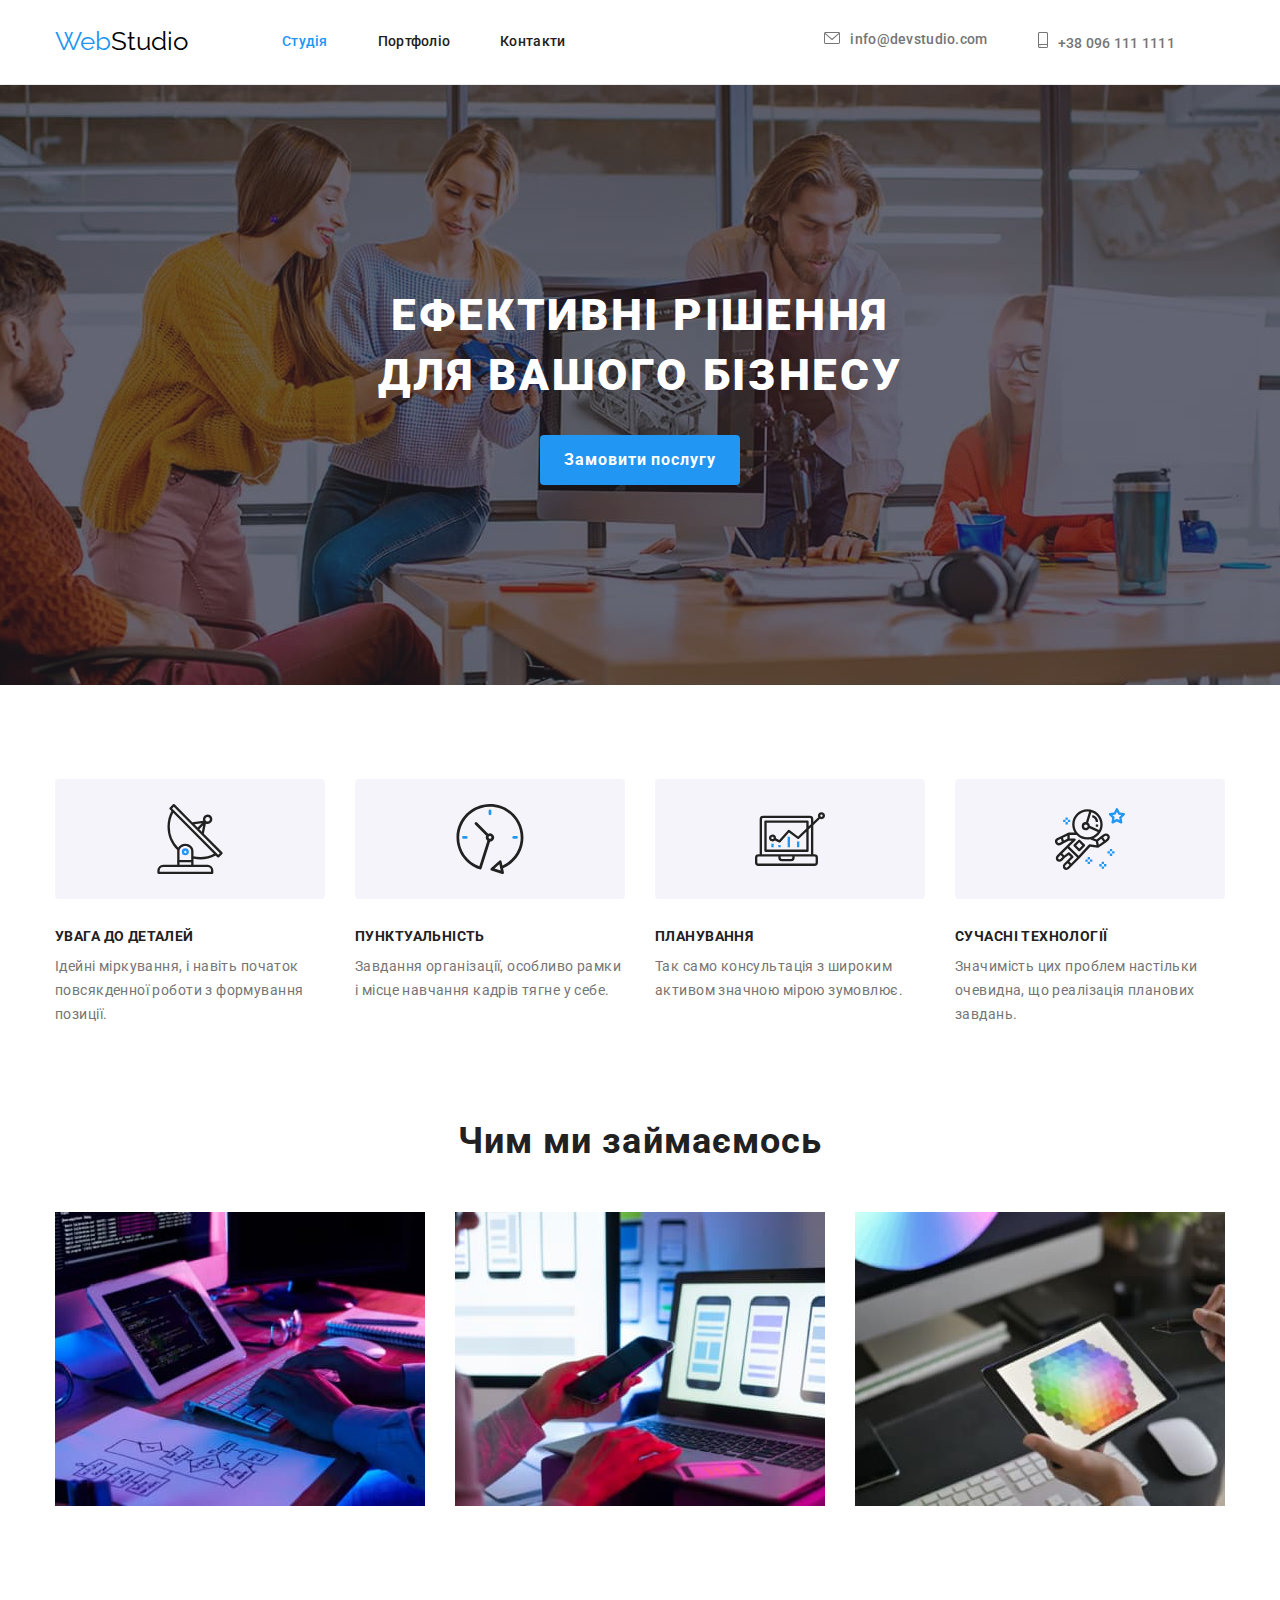
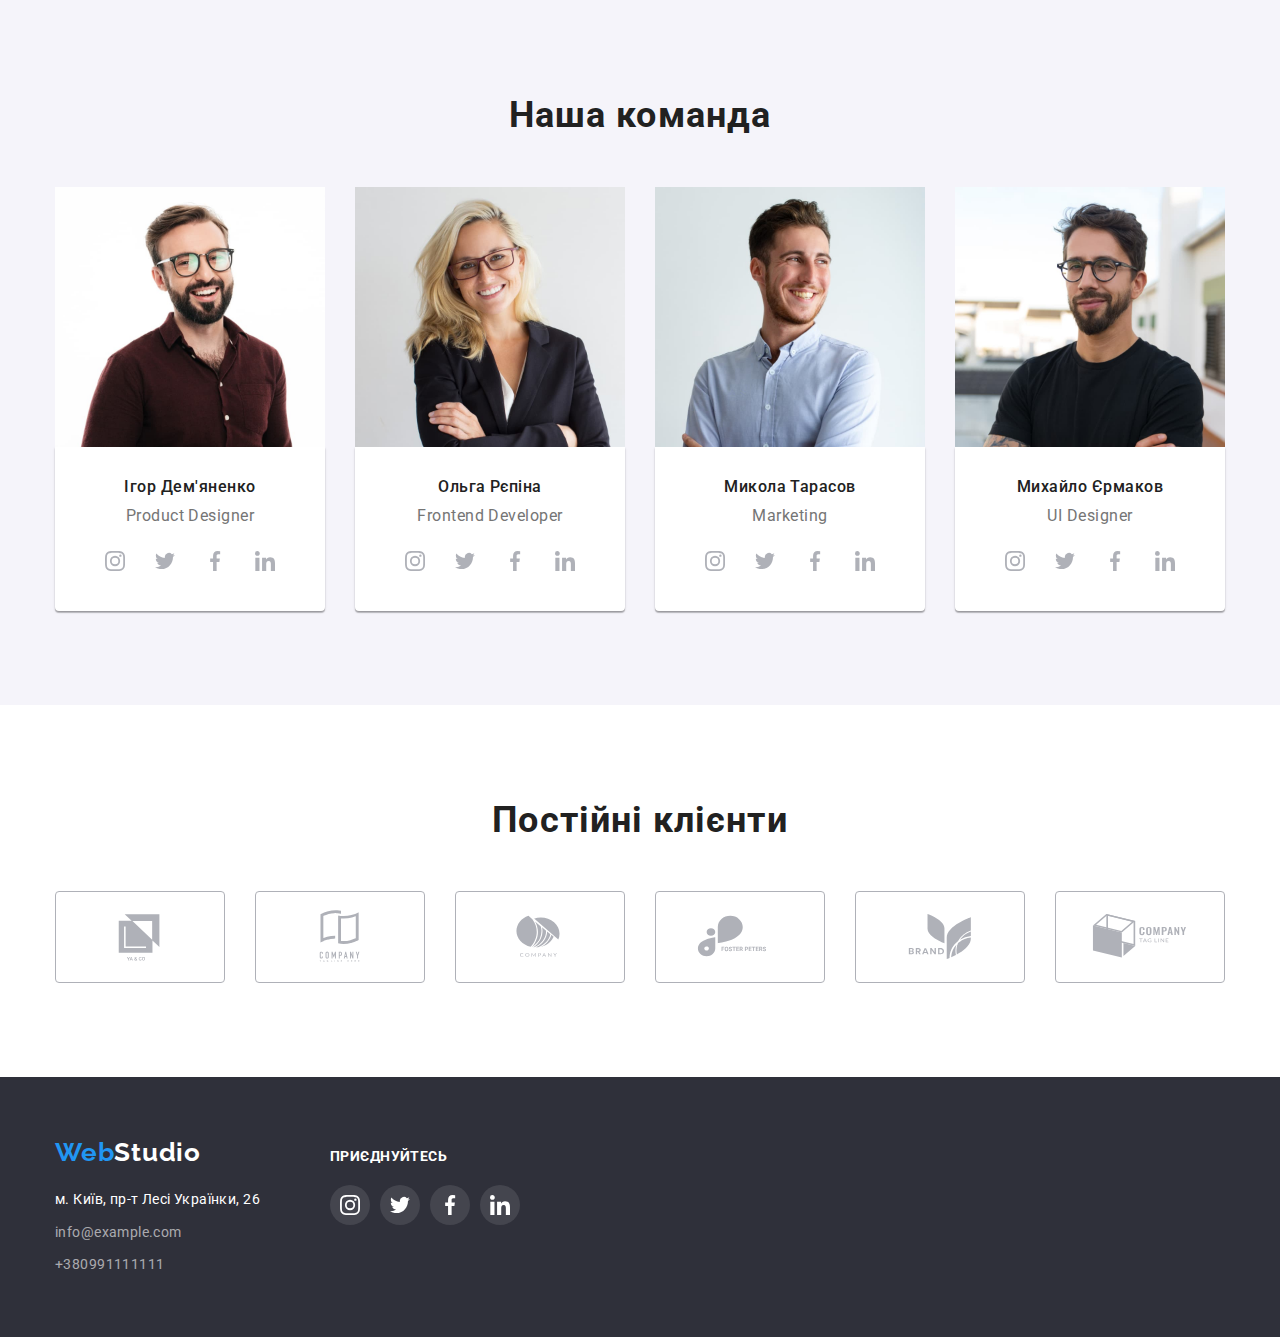
<file: index.html>
<!DOCTYPE html>
<html lang="uk">

<head>
    <meta charset="UTF-8">
    <meta http-equiv="X-UA-Compatible" content="IE=edge">
    <meta name="viewport" content="width=device-width, initial-scale=1.0">
    <title>Document</title>
    <link
        href="https://fonts.googleapis.com/css2?family=Montserrat:wght@400;500;600&family=Raleway:wght@700&family=Roboto:wght@400;500;700;900&display=swap"
        rel="stylesheet">
    <link rel="stylesheet"
        href="https://cdnjs.cloudflare.com/ajax/libs/modern-normalize/1.1.0/modern-normalize.min.css">
    <link rel="stylesheet" href="./css/styles.css">
</head>

<body>
    <header class="page-header">
        <div class="container">
            <nav class="main-nav">
                <a class="link logo-link" href="WebStudio"><span class=" logo-accent">Web</span>Studio</a>
                <ul class="list menu-nav header-container">
                    <li class="item menu-nav"><a href="Студия" class="link link-current item-link">Студія</a></li>
                    <li class="item menu-nav"><a href="./portfolio.html" class="link item-link">Портфоліо</a></li>
                    <li class="item menu-nav"><a href="Контакты" class="link item-link">Контакти</a></li>

                </ul>
                <ul class="list site-nav header-container">
                    <li class="item site-nav "><a class="link mail-link item-link" href="info@devstudio.com">
                            <svg class="icon-email" width="16" height="12">
                                <use href="./images/icons.svg#envelope"></use>
                            </svg>info@devstudio.com</a>
                    </li>
                    <li class="item site-nav"><a class="link tel-link item-link" href="+380961111111">
                            <svg class="icon-tel" width="10" height="16">
                                <use href="./images/icons.svg#smartphone"></use>
                            </svg>+38 096 111 1111</a></li>
                </ul>
            </nav>
        </div>
    </header>

    <main>
        <div class="overlay">
            <section class="hero section">
                <div class="container hero-container">
                    <h1 class="hero-title">Ефективні рішення<br> для вашого бізнесу</h1>
                    <button class="main-button" type="button">Замовити послугу</button>
            </section>
        </div>
        </div>
        <section class="section-bg">
            <div class="container">
                <h2 class="section-title visually-hidden">Особливості</h2>
                <ul class="list features-list">
                    <li class="item-list">
                        <div class="features">
                            <svg class="icon-features">
                                <use href="./images/icons.svg#antenna"></use>
                            </svg>
                        </div>
                        <h3 class="section-title">Увага до деталей</h3>
                        <p class="section-text">Ідейні міркування, і навіть початок повсякденної роботи з формування
                            позиції.</p>
                    </li>
                    <li class="item-list">
                        <div class="features">
                            <svg class="icon-features">
                                <use href="./images/icons.svg#clock"></use>
                            </svg>
                        </div>
                        <h3 class="section-title">Пунктуальність</h3>
                        <p class="section-text">Завдання організації, особливо рамки і місце навчання кадрів тягне у
                            себе.
                        </p>
                    </li>
                    <li class="item-list">
                        <div class="features">
                            <svg class="icon-features">
                                <use href="./images/icons.svg#diagram"></use>
                            </svg>
                        </div>
                        <h3 class="section-title">Планування</h3>
                        <p class="section-text">Так само консультація з широким активом значною мірою зумовлює.
                        </p>
                    </li>
                    <li class="item-list">
                        <div class="features">
                            <svg class="icon-features">
                                <use href="./images/icons.svg#astronaut"></use>
                            </svg>
                        </div>
                        <h3 class="section-title">Сучасні технології</h3>
                        <p class="section-text">Значимість цих проблем настільки очевидна, що реалізація планових
                            завдань.
                        </p>
                    </li>
                </ul>
            </div>
        </section>
        <section class="section">
            <div class="container">
                <h2 class="section-subtitle">Чим ми займаємось</h2>
                <ul class="list box-list">
                    <li class="box-list"> <img src="./images/img.jpg" alt="декстопные приложения" width="370"></li>
                    <li class="box-list"> <img src="./images/img1.jpg" alt="мобильные приложения" width="370"></li>
                    <li class="box-list"> <img src="./images/img2.jpg" alt="дизайнерские решения" width="370"></li>
                </ul>
            </div>
        </section>
        <section class="section-team">
            <div class="container">
                <h2 class="section-subtitle">Наша команда</h2>
                <ul class="list team-list">
                    <li class="item-list">
                        <img src="./images/igde.jpg" alt="член команды Игорь Демьяненко" width="270">
                        <div class="card-member">
                            <h3 class="section-title-name">Ігор Дем'яненко</h3>
                            <p class="section-team-tx">Product Designer</p>
                            <ul class="socials list">
                                <li class="socials-item"> <a class="socials-link link" href=""><svg class="cocials-icon"
                                            width="20" height="20">
                                            <use href="./images/icons.svg#instagram"></use>
                                        </svg></a></li>
                                <li class="socials-item"><a class="socials-link link" href=""> <svg class="cocials-icon"
                                            width="20" height="20">
                                            <use href="./images/icons.svg#twitter"></use>
                                        </svg> </a></li>
                                <li class="socials-item"><a class="socials-link link " href=""> <svg
                                            class="cocials-icon" width="20" height="20">
                                            <use href="./images/icons.svg#facebook"></use>
                                        </svg> </a></li>
                                <li class="socials-item"><a class="socials-link link " href=""> <svg
                                            class="cocials-icon" width="20" height="20">
                                            <use href="./images/icons.svg#linkedin"></use>
                                        </svg> </a></li>
                            </ul>
                        </div>
                    </li>

                    <li class="item-list">
                        <img src="./images/olre.jpg" alt="член команды Ольга Репина" width="270">
                        <div class="card-member">
                            <h3 class="section-title-name">Ольга Рєпіна</h3>
                            <p class="section-team-tx">Frontend Developer</p>
                            <ul class="socials list">
                                <li class="socials-item"> <a class="socials-link link" href=""><svg class="cocials-icon"
                                            width="20" height="20">
                                            <use href="./images/icons.svg#instagram"></use>
                                        </svg></a></li>
                                <li class="socials-item"><a class="socials-link link" href=""> <svg class="cocials-icon"
                                            width="20" height="20">
                                            <use href="./images/icons.svg#twitter"></use>
                                        </svg> </a></li>
                                <li class="socials-item"><a class="socials-link link " href=""> <svg
                                            class="cocials-icon" width="20" height="20">
                                            <use href="./images/icons.svg#facebook"></use>
                                        </svg> </a></li>
                                <li class="socials-item"><a class="socials-link link " href=""> <svg
                                            class="cocials-icon" width="20" height="20">
                                            <use href="./images/icons.svg#linkedin"></use>
                                        </svg> </a></li>
                            </ul>
                        </div>
                    </li>

                    <li class="item-list">
                        <img src="./images/ntar.jpg" alt="член команды Николай Тарасов" width="270">
                        <div class="card-member">
                            <h3 class="section-title-name">Микола Тарасов</h3>
                            <p class="section-team-tx">Marketing</p>
                            <ul class="socials list">
                                <li class="socials-item"> <a class="socials-link link" href=""><svg class="cocials-icon"
                                            width="20" height="20">
                                            <use href="./images/icons.svg#instagram"></use>
                                        </svg></a></li>
                                <li class="socials-item"><a class="socials-link link" href=""> <svg class="cocials-icon"
                                            width="20" height="20">
                                            <use href="./images/icons.svg#twitter"></use>
                                        </svg> </a></li>
                                <li class="socials-item"><a class="socials-link link " href=""> <svg
                                            class="cocials-icon" width="20" height="20">
                                            <use href="./images/icons.svg#facebook"></use>
                                        </svg> </a></li>
                                <li class="socials-item"><a class="socials-link link " href=""> <svg
                                            class="cocials-icon" width="20" height="20">
                                            <use href="./images/icons.svg#linkedin"></use>
                                        </svg> </a></li>
                            </ul>
                        </div>
                    </li>

                    <li class="item-list">
                        <img src="./images/mer.jpg" alt="член команды Михаил Ермаков" width="270">
                        <div class="card-member">
                            <h3 class="section-title-name">Михайло Єрмаков</h3>
                            <p class="section-team-tx">UI Designer</p>
                            <ul class="socials list">
                                <li class="socials-item"> <a class="socials-link link" href=""><svg class="cocials-icon"
                                            width="20" height="20">
                                            <use href="./images/icons.svg#instagram"></use>
                                        </svg></a></li>
                                <li class="socials-item"><a class="socials-link link" href=""> <svg class="cocials-icon"
                                            width="20" height="20">
                                            <use href="./images/icons.svg#twitter"></use>
                                        </svg> </a></li>
                                <li class="socials-item"><a class="socials-link link " href=""> <svg
                                            class="cocials-icon" width="20" height="20">
                                            <use href="./images/icons.svg#facebook"></use>
                                        </svg> </a></li>
                                <li class="socials-item"><a class="socials-link link " href=""> <svg
                                            class="cocials-icon" width="20" height="20">
                                            <use href="./images/icons.svg#linkedin"></use>
                                        </svg> </a></li>
                            </ul>
                        </div>
                    </li>
                </ul>
            </div>

        </section>
        <section class="section-clients">
            <div class="container">
                <h2 class="section-subtitle">Постійні клієнти</h2>
                <ul class="list client-list">
                    <li class="client"><a class="client-links" href=""><svg class="icon-client" width="106" height="60">
                                <use href="./images/icons.svg#logo">
                                </use>
                            </svg></a></li>
                    <li class="client"><a class="client-links" href=""><svg class="icon-client" width="106" height="60">
                                <use href="./images/icons.svg#logo-1">
                                </use>
                            </svg></a></li>
                    <li class="client"><a class="client-links" href=""><svg class="icon-client" width="106" height="60">
                                <use href="./images/icons.svg#logo-2">
                                </use>
                            </svg></a></li>
                    <li class="client"><a class="client-links" href=""><svg class="icon-client" width="106" height="60">
                                <use href="./images/icons.svg#logo-3">
                                </use>
                            </svg></a></li>
                    <li class="client"><a class="client-links" href=""><svg class="icon-client" width="106" height="60">
                                <use href="./images/icons.svg#logo-4">
                                </use>
                            </svg></a></li>
                    <li class="client"><a class="client-links" href=""><svg class="icon-client" width="106" height="60">
                                <use href="./images/icons.svg#logo-5">
                                </use>
                            </svg></a></li>
                </ul>
            </div>
        </section>
    </main>
    <footer class="footer">
        <div class="container footer-container">
            <div class="footer-address">
                <a class="link logo-link-address" href="WebStudio"><span class=" logo-accent">Web</span>Studio</a>
                <address class="address">
                    м. Київ, пр-т Лесі Українки, 26 <br>
                    <a class="link email-link" href="mailto:info@example.com">info@example.com <br></a>
                    <a class="link phone-link" href="tel:+380991111111">+380991111111</a>
                </address>
            </div>
            <div class="social-links">
                <h4 class="social-title">Приєднуйтесь</h4>
                <ul class=" list social-list">
                    <li class="socials-item"><a class="socials-link-accede link" href=""><svg class="cocials-icon"
                                width="20" height="20">
                                <use href="./images/icons.svg#instagram"></use>
                            </svg></a></li>
                    <li class="socials-item"><a class="socials-link-accede link" href=""> <svg class="cocials-icon"
                                width="20" height="20">
                                <use href="./images/icons.svg#twitter"></use>
                            </svg> </a></li>
                    <li class="socials-item"><a class="socials-link-accede link " href=""> <svg class="cocials-icon"
                                width="20" height="20">
                                <use href="./images/icons.svg#facebook"></use>
                            </svg> </a></li>
                    <li class="socials-item"><a class="socials-link-accede link " href=""> <svg class="cocials-icon"
                                width="20" height="20">
                                <use href="./images/icons.svg#linkedin"></use>
                            </svg> </a></li>
            </div>
        </div>
    </footer>

</body>

</html>
</file>
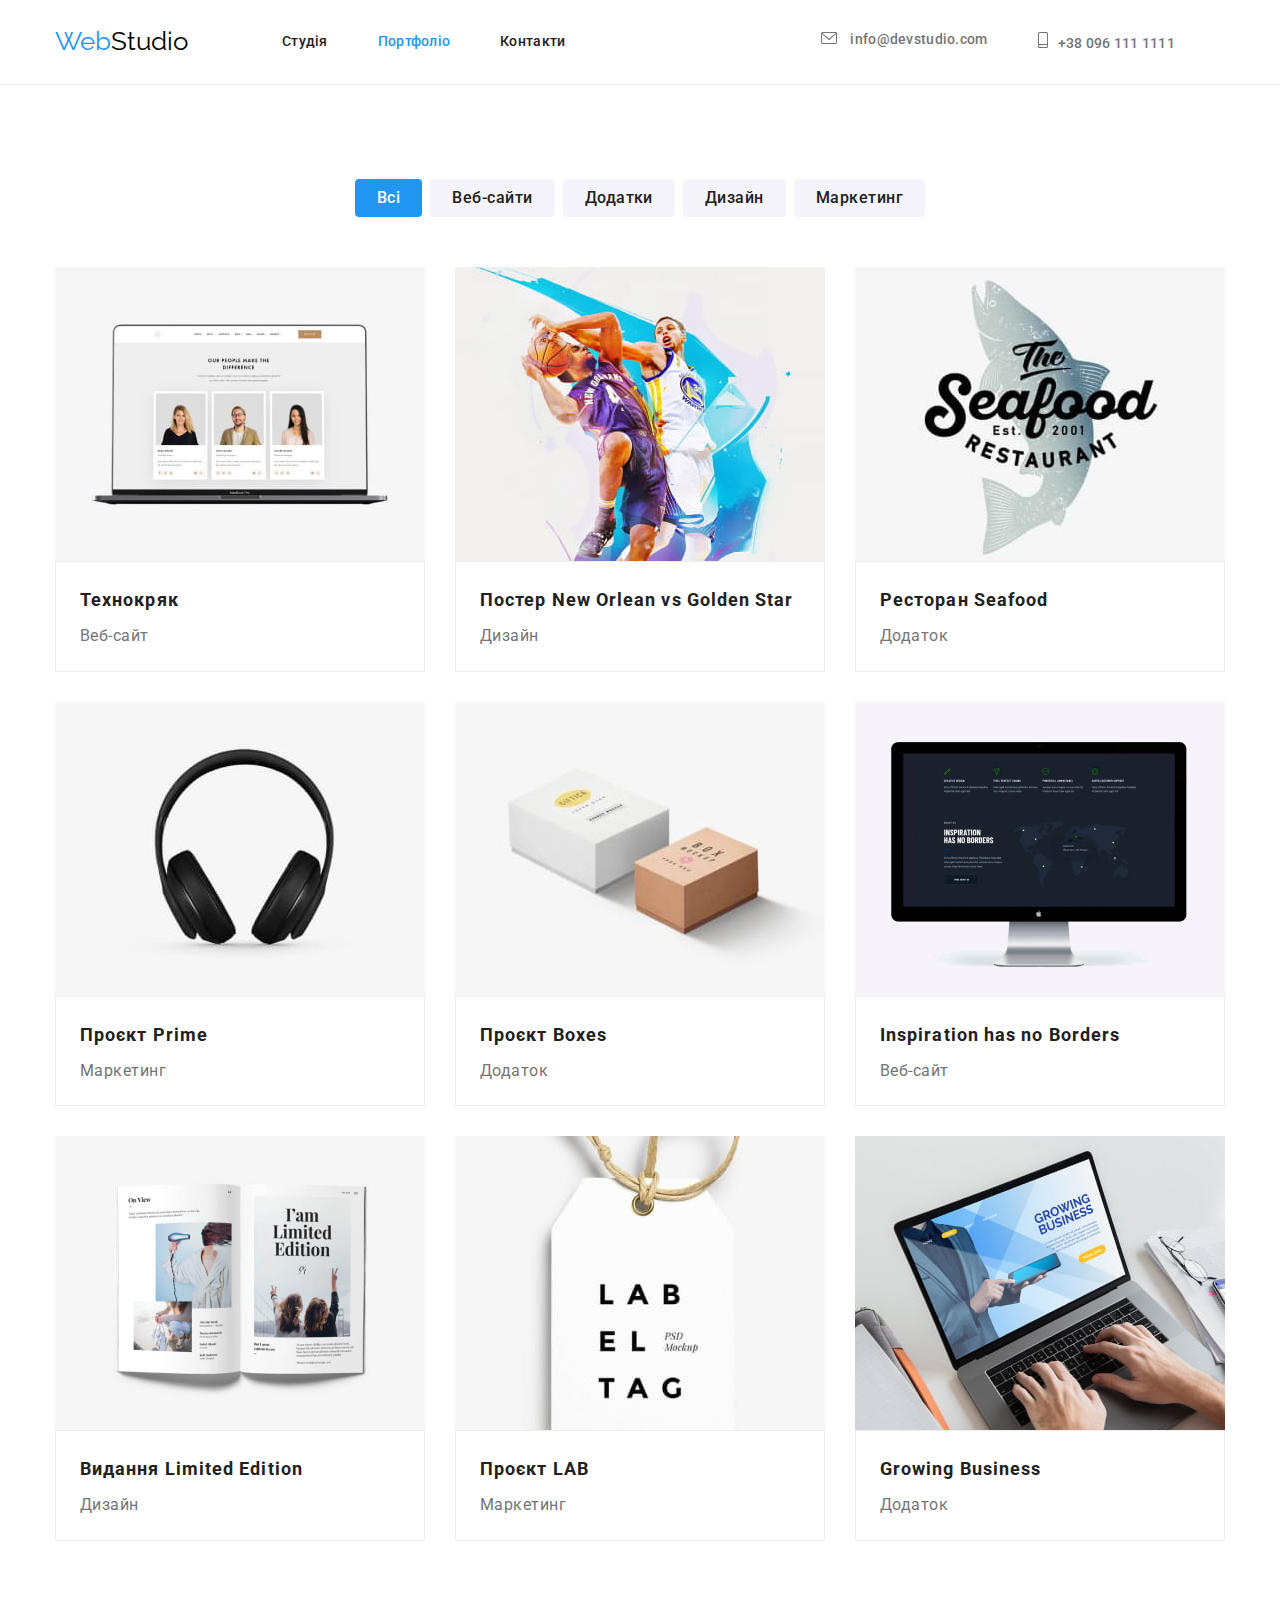
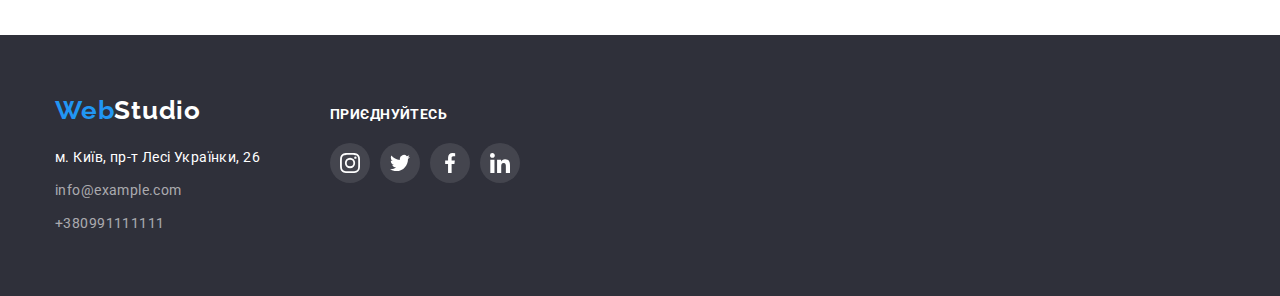
<file: portfolio.html>
<!DOCTYPE html>
<html lang="uk">

<head>
    <meta charset="UTF-8">
    <meta http-equiv="X-UA-Compatible" content="IE=edge">
    <meta name="viewport" content="width=device-width, initial-scale=1.0">
    <title>Document</title>
    <link
        href="https://fonts.googleapis.com/css2?family=Montserrat:wght@400;500;600&family=Raleway:wght@700&family=Roboto:wght@400;500;700;900&display=swap"
        rel="stylesheet">
    <link rel="stylesheet"
        href="https://cdnjs.cloudflare.com/ajax/libs/modern-normalize/1.1.0/modern-normalize.min.css">
    <link rel="stylesheet" href="./css/styles.css">
</head>

<body>
    <header class="page-header">
        <div class="container">
            <nav class="main-nav">
                <a class=" link logo-link" href="WebStudio"><span class="logo-accent">Web</span>Studio</a>
                <ul class="list menu-nav header-container">
                    <li class="item menu-nav"><a href="./index.html" class="link item-link">Студія</a></li>
                    <li class="item menu-nav"><a href="./portfolio.html"
                            class="link link-current item-link">Портфоліо</a></li>
                    <li class="item menu-nav"><a href="Контакты" class="link item-link">Контакти</a></li>

                </ul>
                <ul class="list site-nav header-container">
                    <li class="item site-nav"><a class="link mail-link item-link" href="info@devstudio.com">
                            <svg class="icon-email" width="16" height="12">
                                <use href="./images/icons.svg#envelope"></use>
                            </svg>
                            info@devstudio.com</a></li>
                    <li class="item site-nav"><a class="link tel-link item-link" href="+380961111111"><svg
                                class="icon-tel" width="10" height="16">
                                <use href="./images/icons.svg#smartphone"></use>
                            </svg>+38 096 111 1111</a>
                    </li>
                </ul>
            </nav>
        </div>
    </header>
    <main>
        <section class="section-portfolio">
            <div class="container container-pr">
                <ul class="list button-list">
                    <li class="btn"><button class="button button-current" type="button">Всі</button></li>
                    <li class="btn"><button class="button" type="button">Веб-сайти</button></li>
                    <li class="btn"><button class="button" type="button">Додатки</button></li>
                    <li class="btn"><button class="button" type="button">Дизайн</button></li>
                    <li class="btn"><button class="button" type="button">Маркетинг</button></li>
                </ul>

                <h2 class="section-title visually-hidden">Проєкти</h2>
                <ul class="list projects-list">
                    <li class="item flex-element"> <a class="link" href=""><img src="./images/img3.jpg" alt="Технокряк"
                                width="370">
                            <div class="card-projects">
                                <h3 class="section-title-prg">Технокряк</h3>
                                <p class="prg-text">Веб-сайт</p>
                            </div>
                        </a>
                    </li>
                    <li class="item flex-element"> <a class="link" href=""><img src="./images/img4.jpg"
                                alt="Постер New Orlean vs Golden Star" width="370">

                            <div class="card-projects">
                                <h3 class="section-title-prg">Постер New Orlean vs Golden Star</h3>
                                <p class="prg-text">Дизайн</p>
                            </div>
                        </a>
                    </li>
                    <li class="item flex-element"> <a class=" link" href=""><img src="./images/img5.jpg"
                                alt="Ресторан Seafood" width="370">
                            <div class="card-projects">
                                <h3 class="section-title-prg">Ресторан Seafood</h3>
                                <p class="prg-text">Додаток</p>
                            </div>
                        </a>
                    </li>
                    <li class="item flex-element"> <a class=" link" href=""><img src="./images/img6.jpg"
                                alt="Проект Prime" width="370">
                            <div class="card-projects">
                                <h3 class="section-title-prg">Проєкт Prime</h3>
                                <p class="prg-text">Маркетинг</p>
                            </div>
                        </a>
                    </li>
                    <li class="item flex-element"><a class=" link" href=""><img src="./images/img7.jpg"
                                alt="Проект Boxes" width="370">
                            <div class="card-projects">
                                <h3 class="section-title-prg">Проєкт Boxes</h3>
                                <p class="prg-text">Додаток</p>
                            </div>
                        </a>
                    </li>
                    <li class="item flex-element"><a class="link" href=""><img src="./images/img8.jpg"
                                alt="Inspiration has no Borders" width="370">
                            <div class="card-projects">
                                <h3 class="section-title-prg">Inspiration has no Borders</h3>
                                <p class="prg-text">Веб-сайт</p>
                            </div>
                        </a>
                    </li>
                    <li class="item flex-element"><a class=" link" href=""><img src="./images/img9.jpg"
                                alt="Издание Limited Edition" width="370">
                            <div class="card-projects">
                                <h3 class="section-title-prg">Видання Limited Edition</h3>
                                <p class="prg-text">Дизайн</p>
                            </div>
                        </a>
                    </li>
                    <li class="item flex-element"> <a class="link" href=""><img src="./images/img10.jpg"
                                alt="Проект LAB" width="370">
                            <div class="card-projects">
                                <h3 class="section-title-prg">Проєкт LAB</h3>
                                <p class="prg-text">Маркетинг</p>
                            </div>
                        </a>
                    </li>
                    <li class="item flex-element"><a class="link" href=""><img src="./images/img11.jpg"
                                alt="Growing Business" width="370">
                            <div class="card-projects">
                                <h3 class="section-title-prg">Growing Business</h3>
                                <p class="prg-text">Додаток</p>
                            </div>
            </div>
            </a>
            </li>
            </ul>
        </section>
    </main>


    <footer class="footer">
        <div class="container footer-container">
            <div class="footer-address">
                <a class="link logo-link-address" href="WebStudio"><span class=" logo-accent">Web</span>Studio</a>
                <address class="address">
                    м. Київ, пр-т Лесі Українки, 26 <br>
                    <a class="link email-link" href="mailto:info@example.com">info@example.com <br></a>
                    <a class="link phone-link" href="tel:+380991111111">+380991111111</a>
                </address>
            </div>
            <div class="social-links">
                <h4 class="social-title">Приєднуйтесь</h4>
                <ul class=" list social-list">
                    <li class="socials-item"> <a class="socials-link-accede link" href=""><svg class="cocials-icon"
                                width="20" height="20">
                                <use href="./images/icons.svg#instagram"></use>
                            </svg></a></li>
                    <li class="socials-item"><a class="socials-link-accede link" href=""> <svg class="cocials-icon"
                                width="20" height="20">
                                <use href="./images/icons.svg#twitter"></use>
                            </svg> </a></li>
                    <li class="socials-item"><a class="socials-link-accede link " href=""> <svg class="cocials-icon"
                                width="20" height="20">
                                <use href="./images/icons.svg#facebook"></use>
                            </svg> </a></li>
                    <li class="socials-item"><a class="socials-link-accede link " href=""> <svg class="cocials-icon"
                                width="20" height="20">
                                <use href="./images/icons.svg#linkedin"></use>
                            </svg> </a></li>
            </div>
        </div>
    </footer>
</body>

</html>
</file>
<file: css/styles.css>
*,
*::before,
*::after {
    box-sizing: border-box;
}

:root {
    --main-font: 'Roboto', sans-serif;
    --secondary-font: 'Raleway', sans-serif;
    --primari-text-color: #757575;
    --title-text-color: #212121;
    --accent-color: #2196F3;
    --dark-bg-cl: #2F303A;
    --light-bg-cl: #F5F4FA;

}

.visually-hidden {
    position: absolute;
    width: 1px;
    height: 1px;
    margin: -1px;
    border: 0;
    padding: 0;

    white-space: nowrap;
    clip-path: inset(100%);
    clip: rect(0 0 0 0);
    overflow: hidden;
}

img {
    display: block;
}


h1,
h2,
h3,
h4,
h5,
h6,
p {
    margin: 0;
}

.list {
    list-style: none;
    padding: 0;
    margin: 0;
}

.link {
    text-decoration: none;
    color: currentColor;

}

body {
    color: #212121;
    font-family: var(--main-font), sans-serif;

}

.container {
    width: 1200px;
    padding-left: 15px;
    padding-right: 15px;
    margin-left: auto;
    margin-right: auto;

}

.page-header {
    background-color: #FFFFFF;
    border-bottom: 1px solid #ECECEC;

}

.logo-link {
    margin-right: 94px;
    color: #000000;
    font-family: var(--secondary-font), sans-serif;
    font-size: 26px;
    line-height: 1.2
}

.logo-accent {
    color: var(--accent-color);
}

.logo-accent-bl {
    color: #FFFFFF;
}

.main-nav {
    display: flex;
    align-items: center;

}

.menu-nav {
    display: flex;
    color: var(--title-text-color);
    font-size: 14px;
    font-weight: 500;
    line-height: 1.14;
    letter-spacing: 0.02em;
}
 .icon-email{
    margin-right: 10px;
    align-items: center;
    fill:currentColor;
    
 }
.icon-tel{
    margin-right: 10px;
    align-items: center;
    fill: currentColor;
}

.link mail-link,
.link tel-link {
    color: #757575;
}

.site-nav.header-container {
    display: flex;
    margin-left: auto;
}

.site-nav {
    font-weight: 500;
    font-size: 14px;
    line-height: 1.14;
    letter-spacing: 0.02em;
    color: #757575;
}

.site-nav:hover .site-nav:focus {
    color: #2196F3;
}

.item-link {
    display: block;
    padding-top: 32px;
    padding-bottom: 32px;
}

.item.menu-nav {
    margin-right: 50px;
}

.item.menu-nav:last-child {
    margin-right: 0;
}

.item.site-nav {
    margin-right: 50px;
}

.menu-nav.link {
    color: var(--title-text-color);

}

.menu-nav .link:hover,
.menu-nav .link:focus {
    color: #2196F3
}

.link-current {
    color: #2196F3;
}

.button.button-current {
    background-color: #2196F3;
    color: #FFFFFF;
}
.overlay {
    height: 600px;
    max-width: 1600px;
    margin-right: auto;
    margin-left: auto;
    background-position: center;
    background-size: cover;
    background-repeat: no-repeat;
    background-image:linear-gradient( to right, rgba(47,48,58,0.4), rgba(47,48,58,0.4)),url(../images/hero.jpg)
    

}

.hero.section{
    padding-top: 200px;
    padding-bottom: 200px;
}

.hero-title {
    color: #FFFFFF;
    text-transform: uppercase;
    font-weight: 900;
    font-size: 44px;
    line-height: 1.37;
    letter-spacing: 0.06em;
    text-align: center;
    margin-bottom: 30px;
}
.section-bg {
    padding-top: 94px;
}
.section {
    padding: 94px 0;
}
.section-title {
    color: var(--title-text-color);
    font-weight: 700;
    font-size: 14px;
    line-height: 1.14;
    letter-spacing: 0.03em;
    text-transform: uppercase;
    margin-bottom: 10px;

}

.section-subtitle {
    color: var(--title-text-color);
    font-weight: 700;
    font-size: 36px;
    line-height: 1.17;
    text-align: center;
    letter-spacing: 0.03em;
    margin-bottom: 50px;
}

.list.box-list {
    display: flex;
}
.box-list{
    width: 370px;
    margin-right: 30px
}
.box-list:last-child {
    margin-right: 0;
}
.section-text {
    color: var(--primari-text-color);
    font-weight: 400;
    font-size: 14px;
    line-height: 1.7;
    letter-spacing: 0.03em;
}

.section-title-name {
    font-weight: 500;
    font-size: 16px;
    line-height: 1.19;
    letter-spacing: 0.03em;
    margin-bottom: 10px;
}

.section-team-tx {
    color: var(--primari-text-color);
    font-weight: 400;
    font-size: 16px;
    line-height: 1.19;
    letter-spacing: 0.03em;
    margin-bottom: 16px;
}

.section-title-prg {
    font-weight: 700;
    font-size: 18px;
    line-height: 2;
    letter-spacing: 0.06em;
    margin-bottom: 4px;
}

.prg-text {

    color: var(--primari-text-color);
    font-size: 16px;
    line-height: 1.8;
    letter-spacing: 0.03em;
}

.section-team {
    padding: 94px 0;
    background-color: #F5F4FA;

}
/*
social-links
*/
.socials{
    display: flex;
    align-items: center;
    justify-content: center;
    padding-left: 0px;
    gap: 10px;
}
.socials-link{
display: flex;
align-items: center;
justify-content: center;
width: 40px;
height: 40px;
background-color: #FFFFFF;
fill: #AFB1B8;
border-radius: 50%;
}
.socials-link:hover,
.socials-link:focus{
    background-color: var(--accent-color);
    fill: #FFFFFF;
}

.card-member {
    background-color: #FFFFFF;
    text-align: center;
    padding-top: 30px;
    padding-bottom: 30px;
    box-shadow: 0px 1px 3px rgba(0, 0, 0, 0.12), 0px 1px 1px rgba(0, 0, 0, 0.14), 0px 2px 1px rgba(0, 0, 0, 0.2);
    border-radius: 0px 0px 4px 4px;
}

.list.team-list {
    display: flex;
}

.container.hero-container {
    display: flex;
    flex-direction: column;
    align-items: center;
}

.main-button {
    font-family: inherit;
    background-color: var(--accent-color);
    cursor: pointer;
    color: #FFFFFF;
    width: 200px;
    height: 50px;
    font-weight: 700;
    font-size: 16px;
    line-height: 1.9;
    letter-spacing: 0.06em;
    border-radius: 4px;
    border: 0;

}

.main-button:hover,
.main-button:focus {
    background-color: #188CE8;
    color: #FFFFFF;

}

.btn:last-child {
    margin-right: 0;
}

.btn {
    margin-right: 8px;
}

.button {
    font-family: inherit;
    background-color: var(--light-bg-cl);
    color: var(--title-texr);
    font-size: 16px;
    line-height: 1.62;
    font-weight: 500;
    text-align: center;
    letter-spacing: 0.03em;
    display: inline-block;
    padding: 6px 22px;
    border-radius: 4px;
    border:0;
    
}


.button:hover,
.button:focus {
    background-color: #188CE8;
    color: #FFFFFF;
    box-shadow: 0px 3px 1px rgba(0, 0, 0, 0.1), 0px 1px 2px rgba(0, 0, 0, 0.08), 0px 2px 2px rgba(0, 0, 0, 0.12);
}

.button {
    background-color: var(--light-bg-cl);
    cursor: pointer;
}

.list.features-list {
    display: flex;
    justify-content: center;

}
.icon-features{
    width: 70px;
    height: 70px;

}
.features{
    display: flex;
    align-items: center;
    justify-content: center;
    width: 270px;
    height: 120px;
    margin-bottom: 30px;
    margin-right: 30px;
    background-color: var(--light-bg-cl);
    border-radius: 4px;
}

.item-list {
    width: 270px;
    margin-right: 30px;
    align-items: flex-end;
    justify-content: center;
}

.item-list:last-child {
    margin-right: 0;
}
.client-list{
display: flex;
align-items: center;
justify-content: center;
}
.client:last-child{
    margin-right: 0;
}
.client-links{
    display: flex;
        align-items: center;
        justify-content: center;
        width: 170px;
        height: 92px;
        border: 1px solid #AFB1B8;
        border-radius: 4px;
        fill: #AFB1B8;
}
.client{
    margin-right: 30px;
}
.client-links:hover,
.client-links:focus{
    fill: var(--accent-color);
    border: 1px solid #2196F3;
        border-radius: 4px;
}
.section-clients{
    margin-top: 94px;
    margin-bottom: 94px;
}
.icon-client{
    display: block;
        align-items: center;
        justify-content: center;
    
}

.address {
    display: block;
    align-items: center;
    margin-right: 70px;
    font-style: normal;
    color: #FFFFFf;
    font-size: 14px;
    line-height: 1.7;
    letter-spacing: 0.03em;

}
.footer-container{
    display: flex;
    align-items: baseline;
}
.footer-address{
    display: flex;
    flex-direction: column;
}
.social-title{
    display: flex;
    font-style: normal;
    font-weight: 700;
    font-size: 14px;
    line-height: 1.14;
    letter-spacing: 0.03em;
    text-align: center;
    text-transform: uppercase;
    color: #FFFFFF;
    padding: 0 0;
    margin-bottom: 20px;
}

.social-links{
    display:flex;
    flex-direction: column;
    justify-content: center;
    
}
.socials-link-accede{
    display: flex;
    align-items: center;
    justify-content: center;
    width: 40px;
    height: 40px;
    background-color:rgba(255, 255, 255, 0.1);
    fill: #FFFFFF;
    border-radius: 50%;
    }
.socials-link-accede:hover,
.socials-link-accede:focus{
    background-color: var(--accent-color);
}
.social-list {
    display: flex;
}
.socials-link-accede{
    margin-right:10px ;
}

.logo-link-address {
    font-family: var(--secondary-font), sans-serif;
    color: #FFFFFF;
    font-weight: 700;
    font-size: 26px;
    line-height: 1.2;
    letter-spacing: 0.03em;
    display: flex;
    padding-bottom: 20px;
}

.link.email-link,
.link.phone-link {
    color: rgba(255, 255, 255, 0.6);
    display: flex;
    margin-top: 9px;

}

.link.mail-link:focus,
.link.mail-link:hover,
.link.tel-link:focus,
.link.tel-link:hover,
.link.phone-link:focus,
.link.phone-link:hover,
.link.email-link:hover,
.link.email-link:focus{
    color: var(--accent-color);
}
.section-portfolio{
    padding-top: 94px;
    padding-bottom: 94px;
}
.list.button-list {
    display: flex;
    justify-content: center;
    margin-bottom: 50px;
}


.item.flex-element {
    align-items: center;
    width: 370px;
    margin-bottom:30px;
    margin-right:30px;
}

.item.flex-element:nth-child(3n) {
    margin-right: 0;
}
.item.flex-element:nth-last-child(-n+3){
    margin-bottom: 0;
}

.list.projects-list {
    display: flex;
    flex-wrap: wrap;
}

.list.projects-list.item {
    width: 370px;

}

.card-projects {
    padding-top: 20px;
    padding-bottom: 20px;
    padding-right: 24px;
    padding-left: 24px;
    width: 370px;
    border: 1px solid #EEEEEE;

}
.item.flex-element:hover,
.item.flex-element:focus{
    box-shadow: 0px 1px 1px rgba(0, 0, 0, 0.12), 0px 4px 4px rgba(0, 0, 0, 0.06), 1px 4px 6px rgba(0, 0, 0, 0.16);
}
.footer {
    background-color: var(--dark-bg-cl);
}
.footer{
    padding-top:60px ;
    padding-bottom:60px ;
}
</file>
